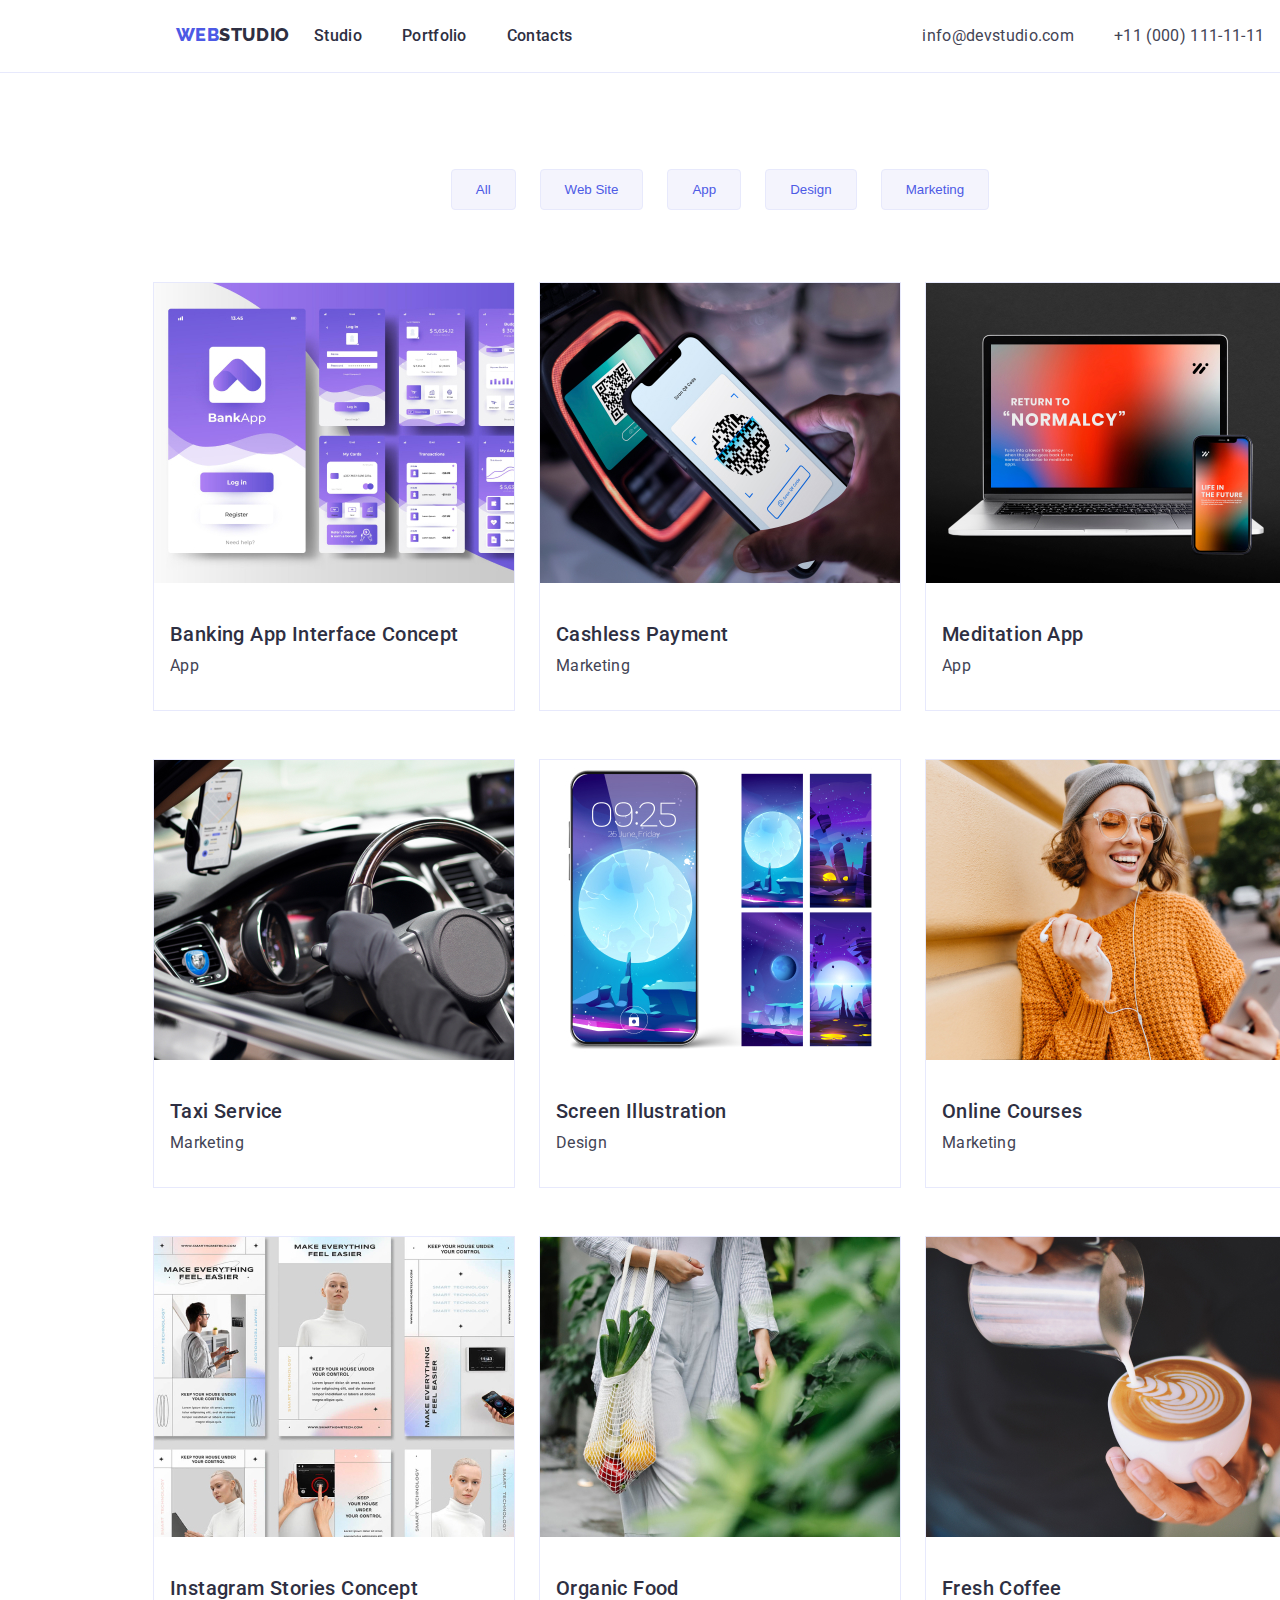
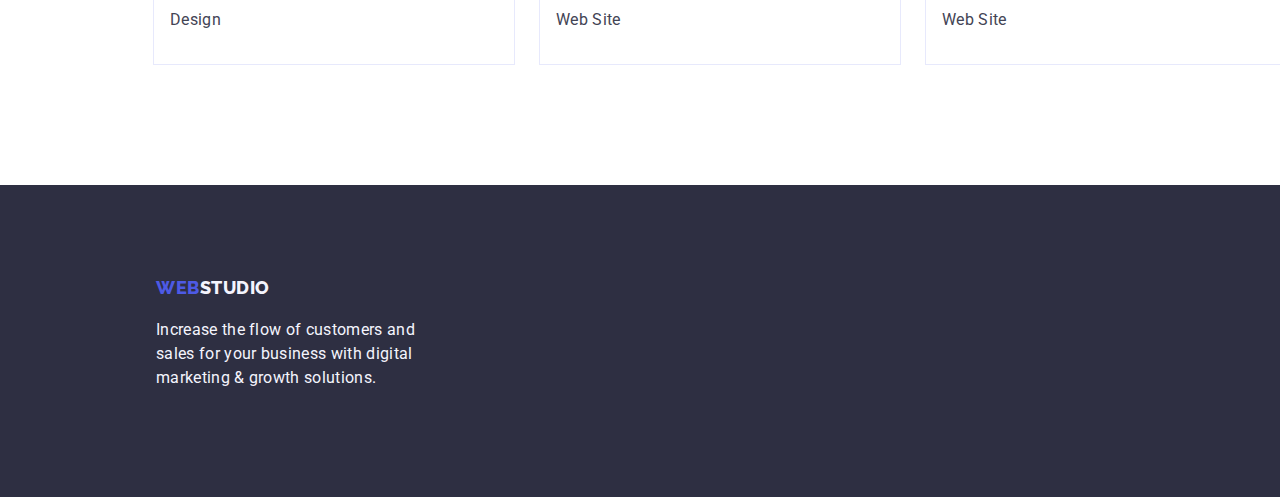
<file: portfolio.html>
<!DOCTYPE html>
<html lang="en">
<head>
    <meta charset="UTF-8">
    <meta name="viewport" content="width=\, initial-scale=1.0">
    <title>Portfolio</title>
    <link href="https://fonts.googleapis.com/css2?family=Raleway:wght@800&family=Roboto:wght@400;500;700;900&display=swap"rel="stylesheet">
    
    <link rel="stylesheet" href="./css/style.css">
</head>
<body>
    <header>
        <div class="navigation">
            <nav class="nav-parent">
                <!-- logo -->
                <a href="index.html" target="_parent" class="logo"
                ><span>WEB</span><span>STUDIO</span></a>
                <!-- navigation -->
                <ul class="nav-list">
                    <li>
                        <a href="index.html" target="_parent" class="link">Studio</a>
                    </li>
                    <li>
                        <a href="portfolio.html" target="_parent" class="link">Portfolio</a>
                    </li>
                    <li>
                        <a href="contact.html" target="_parent" class="link">Contacts</a>
                    </li>
                </ul>
            </nav>
            <!-- navigation contact -->
            <ul class="nav-contact">
                <li>
                    <a href="mailto:info@devstudio" target="_parent" class="link">info@devstudio.com</a>
                </li>
                <li>
                    <a href="tel:+110001111111" target="_parent" class="link">+11 (000) 111-11-11</a>
                </li>
            </ul>
        </div>
    </header>
    <main>
        <nav class="nav-btn">
            <button type="button">all</button>
            <button type="button">web site</button>
            <button type="button">app</button>
            <button type="button">design</button>
            <button type="button">marketing</button>
        </nav>
        <section class="picture-container">
            <ul class="picture-parent">
                <li class="picture-list">
                    <img src="./images/app-design.jpg" alt="Banking App" width="360" height="300">
                    <div class="list-disc">
                        <h3>Banking App Interface Concept</h3>
                        <p>App</p>
                    </div>
                </li>
                <li class="picture-list">
                    <img src="./images/qr-code-scanning.jpg" alt="Cashless Payment" width="360" height="300">
                    <div class="list-disc">
                        <h3>Cashless Payment</h3>
                        <p>Marketing</p>
                    </div>
                </li>
                <li class="picture-list">
                    <img src="./images/laptop-phone-display.jpg" alt="Meditation" width="360" height="300">
                    <div class="list-disc">
                        <h3>Meditation App</h3>
                        <p>App</p>
                    </div>
                </li>
            </ul>
            <ul class="picture-parent">
                <li class="picture-list">
                    <img src="./images/car-steering-wheel.jpg" alt="Taxi Service" width="360" height="300">
                    <div class="list-disc">
                        <h3>Taxi Service</h3>
                        <p>Marketing</p>
                    </div>
                </li>
                <li class="picture-list">
                    <img src="./images/phone-screen.jpg" alt="Screen Illustration" width="360" height="300">
                    <div class="list-disc">
                        <h3>Screen Illustration</h3>
                        <p>Design</p>
                    </div>
                </li>
                <li class="picture-list">
                    <img src="./images/smilling.jpg" alt="Online Courses" width="360" height="300">
                    <div class="list-disc">
                        <h3>Online Courses</h3>
                        <p>Marketing</p>
                    </div>
                </li>
            </ul>
            <ul class="picture-parent">
                <li class="picture-list">
                    <img src="./images/AI.jpg" alt="Instagram Stories" width="360" height="300">
                    <div class="list-disc">
                        <h3>Instagram Stories Concept</h3>
                        <p>Design</p>
                    </div>
                </li>
                <li class="picture-list">
                    <img src="./images/food-bag.jpg" alt="Organic Food" width="360" height="300">
                    <div class="list-disc">
                        <h3>Organic Food</h3>
                        <p>Web Site</p>
                    </div>
                </li>
                <li class="picture-list">
                    <img src="./images/coffee.jpg" alt="Fresh Coffee" width="360" height="300">
                    <div class="list-disc">
                        <h3>Fresh Coffee</h3>
                        <p>Web Site</p>
                    </div>
                </li>
            </ul>
        </section>
    </main>
    <footer class="footer-page">
        <div class="footer">
            <a href="index.html" target="_parent" class="logo"><span>WEB</span><span>STUDIO</span></a>
            <p> Increase the flow of customers and <br>
                sales for your business with digital <br>
                marketing & growth solutions.
            </p>
        </div>
    </footer>
</body>
</html>
</file>
<file: css/style.css>
:root {
    --IRIS: #4D5AE5;
    --button: #2f3eec;
    --NAVY-BLUE: #2E2F42;
    --CLOUD: #F4F4FD;
    --WHITE: #FFF;
    --SLATE: #434455;
    --ACTIVE: #ff0000;
    --CORNFLOWER: #E7E9FC;
}
/* start of general styling */
body {
    font-family: "Roboto", sans-serif;
    font-size: 16px;
    font-weight: 400;
    color: var(--SLATE);
    line-height: 1.5;
    letter-spacing: 0.32px;
    width: 1440px;
    margin: auto;
}
.logo {
    font-family: "Raleway", sans-serif;
    text-decoration: none;
    font-size: 18px;
    font-weight: 800;
    line-height: 1.16;
    letter-spacing: 0.54px;
    text-transform: uppercase;
}
.logo span:nth-child(1) {
    color: var(--IRIS);
}
.logo span:nth-child(2) {
    color: var(--NAVY-BLUE);
}
.nav-list,
.nav-contact {
    margin: 0;
    list-style: none;
    padding-left: 0;
}
.nav-list .link {
    color: var(--NAVY-BLUE);
    text-decoration: none;
    font-weight: 500;
}
.nav-contact .link {
    color: var(--SLATE);
    text-decoration: none;
}
.link:hover,
.link:focus {
    color: var(--IRIS);
}
.hero {
    background-color: var(--NAVY-BLUE);
}
.hero-text {
    color: var(--WHITE);
    text-align: center;
    font-size: 56px;
    font-weight: 700;
    line-height: 1.07;
    letter-spacing: 1.12px;
}
.hero-btn {
    border: none;
    color: var(--WHITE);
    border-radius: 4px;
    background: var(--IRIS);
    font-weight: 500;
    letter-spacing: 0.64px;
}
.hero-btn:hover,
.hero-btn:focus {
    background-color: var(--button);
}
.body-text-list,
.body-feature-list,
.body-team-list {
    list-style: none;
    padding-left: 0;
}
.body-text-list h3 {
    color: var(--NAVY-BLUE);
    font-size: 20px;
    font-weight: 500;
    letter-spacing: 0.4px;
}
.body-head {
    font-size: 36px;
    font-weight: 700;
    line-height: 1.11;
    letter-spacing: 0.72px;
    text-transform: capitalize;
    text-align: center;
}
.footer-page,
.footer-page span:nth-child(2) {
    background-color: var(--NAVY-BLUE);
    color: var(--CLOUD);
}
/* end of general styling */

/* start of navigation positioning */
.navigation {
    display: flex;
    height: 72px;
    flex-shrink: 0;
    border-bottom: 1px solid var(--CORNFLOWER);
    background: var(--WHITE);
    align-items: center;
    justify-content: center;
}
.logo {
    display: inline-flex;
    height: 24px;
    flex-shrink: 0;
}
.nav-list {
    display: inline-flex;
    gap: 40px;
    padding-inline-start: 20px;
}
.nav-contact {
    display: inline-flex;
    padding-inline-start: 350px;
    gap: 40px;
}
/* end of navigation positionine */

/* start of hero section */
.hero {
    display: flex;
    align-items: center;
    justify-content: center;
    flex-direction: column;
    text-transform: uppercase;
    height: 600px;
    flex-shrink: 0;
}
.hero-btn {
    display: inline-flex;
    padding: 16px 32px;
    align-items: flex-start;
    gap: 10px;
}
/* end of hero section */

/* start of section 1 */
.body-text {
    display: flex;
    height: 300px;
    align-items: center;
    justify-content: center;
    background-color: var(--WHITE);
}
.body-text-list li {
    display: inline-flex;
    flex-direction: column;
    width: 264px;
    padding-left: 24px;
}
.body-text-list li h3{
    margin-bottom: 0;
}
/* end of section 1 */

/* start of section 2 */
.body-feature {
    display: flex;
    height: 500px;
    align-items: center;
    justify-content: center;
    flex-direction: column;
    background-color: var(--WHITE);
}
.body-feature-list {
    display: inline-flex;
    gap: 20px;
}
.body-feature-list li {
    border: 1px solid var(--CORNFLOWER);
    background: url(<path-to-image>), lightgray -72.845px -19px / 144.444% 112.667% no-repeat;
}
/* end of section 2 */

/* start of section 3 */
.body-team {
    display: flex;
    height: 732px;
    align-items: center;
    justify-content: center;
    flex-direction: column;
    background-color: var(--CLOUD);
}
.body-team-list {
    display: inline-flex;
    text-align: center;
    gap: 20px;
}
.image-list {
    display: inline-flex;
    padding-bottom: 0px;
    flex-direction: column;
    align-items: center;

    border-radius: 0px 0px 4px 4px;
    background: var(--WHITE, #FFF);
    box-shadow: 0px 2px 1px 0px rgba(46, 47, 66, 0.08), 
    0px 1px 1px 0px rgba(46, 47, 66, 0.16), 
    0px 1px 6px 0px rgba(46, 47, 66, 0.08);
}
.image-disc {
    display: inline-flex;
    margin-top: 32px;
    margin-bottom: 32px;
    width: 232px;
    flex-direction: column;
    justify-content: center;
    align-items: center;
    gap: 8px;
}
.image-disc h2,
.image-disc p {
    display: inline-flex;
    flex-direction: column;
    margin: 0;
}
/* end of section 3 */

/* start of footer */
.footer-page {
    display: flex;
    height: 312px;
    align-items: center;
    padding-inline-start: 156px;
    padding-inline-end: 156px;
}
.footer .logo{
    display: inline-flex;
    flex-shrink: 0;
}
/* end of footer */

/* start general styling for Portfolio page */
.nav-btn button {
    font-weight: 500;
    text-transform: capitalize;
    color: var(--IRIS);
    padding: 12px 24px;

    border-radius: 4px;
    border: 1px solid var(--CORNFLOWER);
    background: var(--CLOUD);
}

.nav-btn button:hover {
    color: var(--WHITE);
    background-color: var(--IRIS);
}

.picture-parent {
    list-style: none;
}

.picture-list h3 {
    font-size: 20px;
    font-weight: 500;
    color: var(--NAVY-BLUE);
    line-height: 1.2;
    letter-spacing: 0.4px;
}

.picture-list {
    border: 1px solid var(--CORNFLOWER);
    background: var(--WHITE);
}

/* end of general styling for Portfolio page */

/* start of nav button */
.nav-btn {
    display: flex;
    align-items: center;
    justify-content: center;
    gap: 24px;

    margin-top: 96px;
    margin-left: 427px;
    margin-right: 427px;
    margin-bottom: 72px;
}

/* end of nav button */

/* start of picture list */
.picture-container {
    display: flex;
    flex-direction: column;
    padding-bottom: 72px;
}

.picture-parent {
    display: flex;
    align-items: center;
    justify-content: center;
    padding-left: 156px;
    padding-right: 156px;
    gap: 24px;
    margin: 0;
    padding-bottom: 48px;
}
.list-disc {
    display: inline-flex;
    align-items: flex-start;
    justify-content: center;
    flex-direction: column;
    padding: 0px 16px;
    padding-top: 32px;
    padding-bottom: 32px;
    gap: 8px;
    height: 56px;
    width: 328px;
}
.list-disc h3,
.list-disc p {
    margin: 0;
}
/* end of picture list */
</file>
